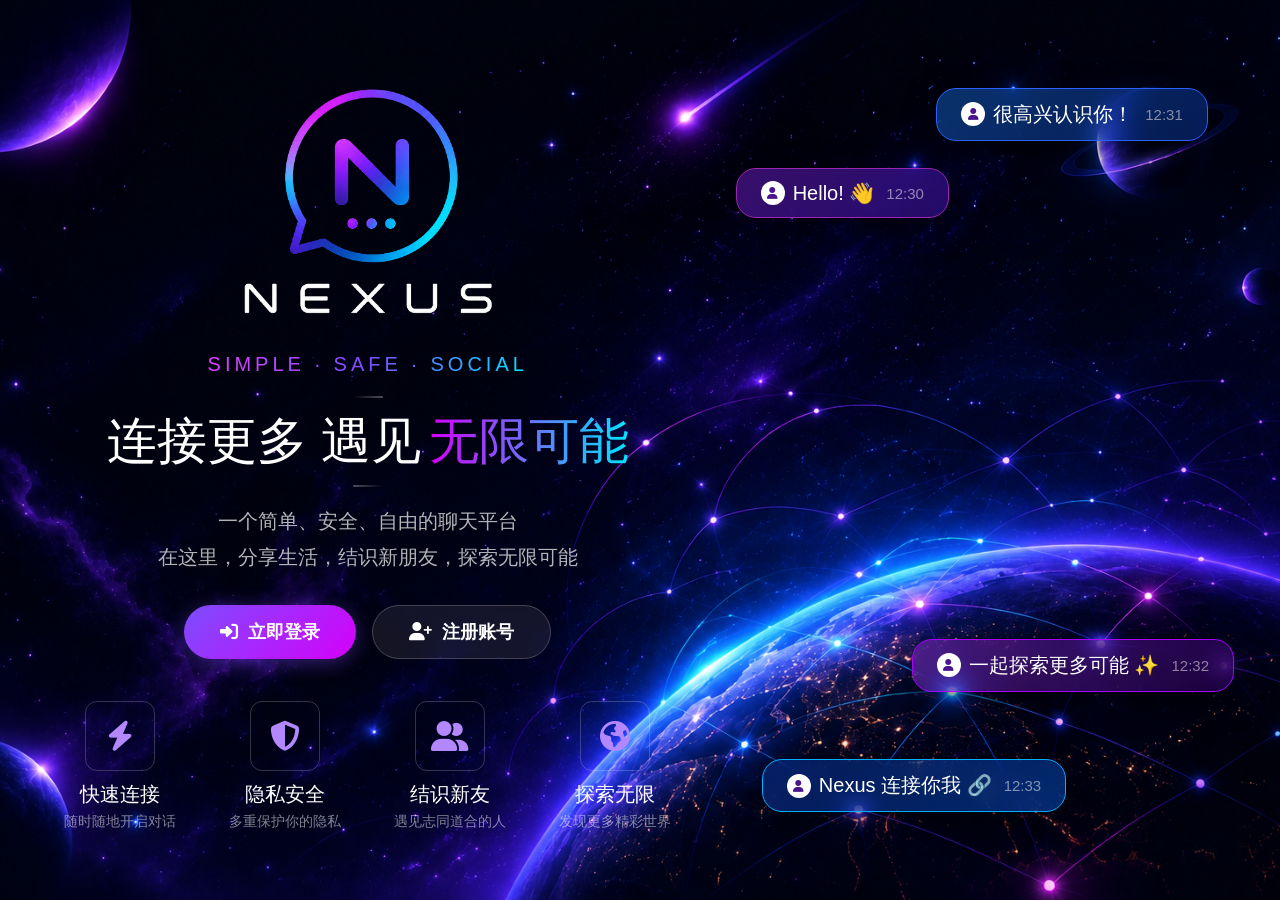
<file: index.html>
<!DOCTYPE html>
<html lang="zh-CN">
<head>
    <meta charset="UTF-8">
    <meta name="viewport" content="width=device-width, initial-scale=1.0, maximum-scale=1.0, user-scalable=yes">
    <title>NEXUS - 连接无限可能</title>
    <link rel="stylesheet" href="https://cdnjs.cloudflare.com/ajax/libs/font-awesome/6.4.0/css/all.min.css">
    <style>
        * {
            margin: 0;
            padding: 0;
            box-sizing: border-box;
            font-family: 'Segoe UI', Tahoma, Geneva, Verdana, sans-serif;
        }

        body {
            background: url('background.png') no-repeat center center / cover;
            background-color: #0b0719;
            color: #ffffff;
            min-height: 100vh;
            display: flex;
            justify-content: center;
            align-items: center;
            padding: 16px;
        }

        /* 动画 */
        @keyframes fadeInUp {
            0% { opacity: 0; transform: translateY(30px); }
            100% { opacity: 1; transform: translateY(0); }
        }
        @keyframes breathe {
            0%, 100% { transform: scale(1); }
            50% { transform: scale(1.03); }
        }

        .container {
            display: flex;
            flex-wrap: wrap;
            width: 100%;
            max-width: 1400px;
            padding: 20px 30px;
            gap: 20px;
            z-index: 10;
        }

        /* 左侧区域 */
        .left-section {
            flex: 1 1 50%;
            min-width: 280px;
            display: flex;
            flex-direction: column;
            align-items: center;
            text-align: center;
            padding: 10px 0;
        }

        .logo-wrapper {
            width: clamp(150px, 30vw, 280px);
            height: clamp(150px, 30vw, 280px);
            margin-bottom: 16px;
            opacity: 0;
            animation: fadeInUp 0.8s cubic-bezier(0.2, 0.8, 0.2, 1) forwards;
        }
        .logo-wrapper img {
            width: 100%;
            height: 100%;
            object-fit: contain;
        }

        .brand-title {
            font-size: clamp(28px, 5vw, 48px);
            font-weight: 500;
            letter-spacing: 0.1em;
            color: #ffffff;
            text-shadow: 0 0 15px rgba(255, 255, 255, 0.1);
            margin-bottom: 6px;
        }

        .brand-subtitle {
            font-size: clamp(12px, 1.8vw, 20px);
            font-weight: 400;
            letter-spacing: 0.2em;
            background: linear-gradient(90deg, #e040fb, #7c4dff, #00e5ff);
            -webkit-background-clip: text;
            -webkit-text-fill-color: transparent;
            margin-bottom: 20px;
            opacity: 0;
            animation: fadeInUp 0.8s cubic-bezier(0.2, 0.8, 0.2, 1) 0.2s forwards;
        }

        .main-slogan {
            font-size: clamp(24px, 4vw, 50px);
            font-weight: 500;
            display: flex;
            align-items: center;
            justify-content: center;
            gap: 10px;
            margin-bottom: 16px;
            flex-wrap: wrap;
            opacity: 0;
            animation: fadeInUp 0.8s cubic-bezier(0.2, 0.8, 0.2, 1) 0.4s forwards;
        }
        .main-slogan span {
            display: inline-flex;
            align-items: center;
            gap: 8px;
            flex-wrap: wrap;
            justify-content: center;
        }

        .main-slogan::before,
        .main-slogan::after {
            content: "";
            flex: 0 0 30px;
            height: 2px;
            border-radius: 2px;
        }
        .main-slogan::before {
            background: linear-gradient(90deg, transparent, rgba(255,255,255,0.3));
        }
        .main-slogan::after {
            background: linear-gradient(270deg, transparent, rgba(255,255,255,0.3));
        }

        .highlight-text {
            background: linear-gradient(90deg, #d500f9, #00e5ff);
            -webkit-background-clip: text;
            -webkit-text-fill-color: transparent;
            background-clip: text;
            display: inline-block;
        }

        .desc-text {
            font-size: clamp(16px, 2vw, 20px);
            color: rgba(255,255,255,0.7);
            line-height: 1.8;
            max-width: 500px;
            margin-bottom: 30px;
            opacity: 0;
            animation: fadeInUp 0.8s cubic-bezier(0.2, 0.8, 0.2, 1) 0.6s forwards;
        }

        /* 特性网格 */
        .features-grid {
            display: grid;
            grid-template-columns: repeat(4, 1fr);
            gap: 16px;
            width: 100%;
            max-width: 700px;
        }

        .feature-card {
            display: flex;
            flex-direction: column;
            align-items: center;
            text-align: center;
            padding: 12px 8px;
            opacity: 0;
            animation: fadeInUp 0.8s cubic-bezier(0.2, 0.8, 0.2, 1) forwards;
        }
        .feature-card:nth-child(1) { animation-delay: 0.8s; }
        .feature-card:nth-child(2) { animation-delay: 0.9s; }
        .feature-card:nth-child(3) { animation-delay: 1.0s; }
        .feature-card:nth-child(4) { animation-delay: 1.1s; }

        .feature-icon {
            width: clamp(50px, 8vw, 70px);
            height: clamp(50px, 8vw, 70px);
            border: 1px solid rgba(255,255,255,0.2);
            border-radius: 12px;
            display: flex;
            justify-content: center;
            align-items: center;
            color: #b388ff;
            margin-bottom: 10px;
            font-size: clamp(22px, 3.5vw, 30px);
            transition: 0.3s;
        }
        .feature-card:hover .feature-icon {
            background: rgba(255, 255, 255, 0.05);
            border-color: #b388ff;
            box-shadow: 0 0 15px rgba(179, 136, 255, 0.2);
        }

        .feature-title {
            font-size: clamp(16px, 2.2vw, 20px);
            font-weight: 500;
            margin-bottom: 4px;
        }
        .feature-desc {
            font-size: clamp(12px, 1.4vw, 14px);
            color: rgba(255,255,255,0.5);
            line-height: 1.3;
        }

        /* 右侧气泡 */
        .right-section {
            flex: 1 1 40%;
            min-width: 200px;
            position: relative;
            display: flex;
            justify-content: center;
            align-items: center;
            min-height: 300px;
        }

        .chat-bubble {
            position: absolute;
            padding: 12px 24px;
            border-radius: 20px;
            background: rgba(50, 20, 100, 0.4);
            backdrop-filter: blur(10px);
            border: 1px solid rgba(255,255,255,0.1);
            box-shadow: 0 10px 30px rgba(0,0,0,0.5);
            display: flex;
            align-items: center;
            gap: 8px;
            animation: breathe 4s ease-in-out infinite;
            white-space: nowrap;
        }

        .bubble-avatar {
            width: 24px;
            height: 24px;
            border-radius: 50%;
            background: #ffffff;
            display: flex;
            justify-content: center;
            align-items: center;
            color: #4a148c;
            font-size: 12px;
            flex-shrink: 0;
        }

        .bubble-text {
            font-size: clamp(14px, 1.8vw, 20px);
            color: #ffffff;
        }
        .bubble-time {
            font-size: clamp(11px, 1.3vw, 15px);
            color: rgba(255,255,255,0.5);
            margin-left: 4px;
        }

        /* 气泡位置 */
        .b1 {
            opacity: 0;
            top: 15%;
            left: 5%;
            background: linear-gradient(135deg, rgba(110, 30, 200, 0.5), rgba(70, 20, 180, 0.5));
            border-color: #9c27b0;
            animation: fadeInUp 0.8s cubic-bezier(0.2, 0.8, 0.2, 1) 0s forwards,
                       breathe 4s ease-in-out 0.9s infinite;
        }
        .b2 {
            opacity: 0;
            top: 5%;
            right: 5%;
            background: linear-gradient(135deg, rgba(20, 100, 200, 0.5), rgba(10, 50, 150, 0.5));
            border-color: #2962ff;
            animation: fadeInUp 0.8s cubic-bezier(0.2, 0.8, 0.2, 1) 0.2s forwards,
                       breathe 4s ease-in-out 1.1s infinite;
        }
        .b3 {
            opacity: 0;
            bottom: 20%;
            right: 0%;
            background: linear-gradient(135deg, rgba(130, 40, 200, 0.5), rgba(50, 0, 100, 0.5));
            border-color: #aa00ff;
            animation: fadeInUp 0.8s cubic-bezier(0.2, 0.8, 0.2, 1) 0.4s forwards,
                       breathe 4s ease-in-out 1.3s infinite;
        }
        .b4 {
            opacity: 0;
            bottom: 5%;
            left: 10%;
            background: linear-gradient(135deg, rgba(10, 50, 150, 0.5), rgba(0, 80, 200, 0.5));
            border-color: #00b0ff;
            animation: fadeInUp 0.8s cubic-bezier(0.2, 0.8, 0.2, 1) 0.6s forwards,
                       breathe 4s ease-in-out 1.5s infinite;
        }

        /* ===== 移动端适配 ===== */
        @media (max-width: 768px) {
            body {
                padding: 12px;
                align-items: flex-start;
                padding-top: 20px;
            }

            .container {
                flex-direction: column;
                padding: 10px 12px;
                gap: 10px;
            }

            .left-section {
                flex: 1 1 auto;
                min-width: unset;
                padding-top: 0;
                margin-bottom: 20px;
            }

            .logo-wrapper {
                width: 120px;
                height: 120px;
                margin-bottom: 8px;
            }

            .brand-subtitle {
                font-size: 11px;
                letter-spacing: 0.15em;
                margin-bottom: 12px;
            }

            .main-slogan {
                font-size: 20px;
                gap: 6px;
                margin-bottom: 10px;
            }
            .main-slogan::before,
            .main-slogan::after {
                flex: 0 0 16px;
            }

            .desc-text {
                font-size: 14px;
                max-width: 100%;
                margin-bottom: 20px;
                line-height: 1.6;
            }

            .features-grid {
                grid-template-columns: repeat(2, 1fr);
                gap: 12px;
                max-width: 100%;
            }

            .feature-card {
                padding: 8px 4px;
            }
            .feature-icon {
                width: 48px;
                height: 48px;
                font-size: 20px;
                border-radius: 10px;
                margin-bottom: 6px;
            }
            .feature-title {
                font-size: 14px;
            }
            .feature-desc {
                font-size: 11px;
            }

            /* 右侧气泡 - 移动端缩小并重新布局 */
            .right-section {
                flex: 1 1 auto;
                min-height: 200px;
                min-width: unset;
                height: 220px;
                margin-top: -10px;
            }

            .chat-bubble {
                padding: 8px 14px;
                border-radius: 14px;
                gap: 6px;
                backdrop-filter: blur(6px);
                white-space: nowrap;
            }

            .bubble-avatar {
                width: 20px;
                height: 20px;
                font-size: 10px;
            }
            .bubble-text {
                font-size: 12px;
            }
            .bubble-time {
                font-size: 10px;
            }

            /* 移动端气泡位置调整，更紧凑 */
            .b1 { top: 5%; left: 0%; }
            .b2 { top: 0%; right: 0%; }
            .b3 { bottom: 15%; right: -5%; }
            .b4 { bottom: 0%; left: 5%; }
        }

        /* 小屏手机（< 400px） */
        @media (max-width: 400px) {
            .logo-wrapper {
                width: 90px;
                height: 90px;
            }
            .main-slogan {
                font-size: 17px;
            }
            .desc-text {
                font-size: 13px;
            }
            .feature-icon {
                width: 40px;
                height: 40px;
                font-size: 17px;
            }
            .feature-title {
                font-size: 13px;
            }
            .feature-desc {
                font-size: 10px;
            }
            .chat-bubble {
                padding: 6px 10px;
            }
            .bubble-text {
                font-size: 11px;
            }
            .right-section {
                min-height: 160px;
                height: 170px;
            }
        }

        /* 平板适配 */
        @media (min-width: 769px) and (max-width: 1024px) {
            .container {
                padding: 20px 24px;
                gap: 16px;
            }
            .logo-wrapper {
                width: 200px;
                height: 200px;
            }
            .main-slogan {
                font-size: 32px;
            }
            .features-grid {
                gap: 14px;
            }
            .right-section {
                min-height: 260px;
            }
            .chat-bubble {
                padding: 10px 18px;
            }
            .bubble-text {
                font-size: 16px;
            }
        }
        /* 按钮样式 */
        .action-buttons {
            display: flex;
            gap: 16px;
            margin-bottom: 30px;
            flex-wrap: wrap;
            justify-content: center;
        }

        .btn {
            display: inline-flex;
            align-items: center;
            gap: 10px;
            padding: 14px 36px;
            border-radius: 50px;
            font-size: 18px;
            font-weight: 600;
            text-decoration: none;
            transition: all 0.3s ease;
            cursor: pointer;
            border: none;
        }

        .btn-primary {
            background: linear-gradient(135deg, #7c4dff, #d500f9);
            color: #ffffff;
            box-shadow: 0 4px 20px rgba(124, 77, 255, 0.4);
        }
        .btn-primary:hover {
            transform: translateY(-2px);
            box-shadow: 0 8px 30px rgba(124, 77, 255, 0.5);
        }

        .btn-secondary {
            background: rgba(255, 255, 255, 0.08);
            color: #ffffff;
            border: 1px solid rgba(255, 255, 255, 0.2);
            backdrop-filter: blur(10px);
        }
        .btn-secondary:hover {
            background: rgba(255, 255, 255, 0.15);
            transform: translateY(-2px);
        }

        /* 移动端按钮适配 */
        @media (max-width: 768px) {
            .btn {
                padding: 12px 28px;
                font-size: 16px;
                gap: 8px;
            }
            .action-buttons {
                gap: 12px;
                margin-bottom: 20px;
            }
        }
        @media (max-width: 400px) {
            .btn {
                padding: 10px 20px;
                font-size: 14px;
            }
            .action-buttons {
                flex-direction: column;
                align-items: center;
                width: 100%;
            }
            .action-buttons .btn {
                width: 100%;
                justify-content: center;
            }
        }
    </style>
</head>
<body>

    <div class="container">

        <div class="left-section">
            <div class="logo-wrapper">
                <img src="logo-intro.png" alt="Nexus Logo" draggable="false">
            </div>
            <p class="brand-subtitle">SIMPLE · SAFE · SOCIAL</p>

            <div class="main-slogan">
                <span>连接更多 遇见<span class="highlight-text">无限可能</span></span>
            </div>

            <p class="desc-text">
                一个简单、安全、自由的聊天平台<br>
                在这里，分享生活，结识新朋友，探索无限可能
            </p>
            <!-- 按钮组 -->
            <div class="action-buttons" style="display:flex; gap:16px; margin-bottom:30px; flex-wrap:wrap; justify-content:center; opacity:0; animation:fadeInUp 0.8s cubic-bezier(0.2,0.8,0.2,1) 0.7s forwards;">
                <a href="/login" class="btn btn-primary">
                    <i class="fas fa-sign-in-alt"></i> 立即登录
                </a>
                <a href="/signup" class="btn btn-secondary">
                    <i class="fas fa-user-plus"></i> 注册账号
                </a>
            </div>

            <div class="features-grid">
                <div class="feature-card">
                    <div class="feature-icon"><i class="fas fa-bolt"></i></div>
                    <div class="feature-title">快速连接</div>
                    <div class="feature-desc">随时随地开启对话</div>
                </div>
                <div class="feature-card">
                    <div class="feature-icon"><i class="fas fa-shield-alt"></i></div>
                    <div class="feature-title">隐私安全</div>
                    <div class="feature-desc">多重保护你的隐私</div>
                </div>
                <div class="feature-card">
                    <div class="feature-icon"><i class="fas fa-user-friends"></i></div>
                    <div class="feature-title">结识新友</div>
                    <div class="feature-desc">遇见志同道合的人</div>
                </div>
                <div class="feature-card">
                    <div class="feature-icon"><i class="fas fa-globe-americas"></i></div>
                    <div class="feature-title">探索无限</div>
                    <div class="feature-desc">发现更多精彩世界</div>
                </div>
            </div>
        </div>

        <div class="right-section">
            <div class="chat-bubble b1">
                <div class="bubble-avatar"><i class="fas fa-user"></i></div>
                <span class="bubble-text">Hello! 👋</span>
                <span class="bubble-time">12:30</span>
            </div>
            <div class="chat-bubble b2">
                <div class="bubble-avatar"><i class="fas fa-user"></i></div>
                <span class="bubble-text">很高兴认识你！</span>
                <span class="bubble-time">12:31</span>
            </div>
            <div class="chat-bubble b3">
                <div class="bubble-avatar"><i class="fas fa-user"></i></div>
                <span class="bubble-text">一起探索更多可能 ✨</span>
                <span class="bubble-time">12:32</span>
            </div>
            <div class="chat-bubble b4">
                <div class="bubble-avatar"><i class="fas fa-user"></i></div>
                <span class="bubble-text">Nexus 连接你我 🔗</span>
                <span class="bubble-time">12:33</span>
            </div>
        </div>

    </div>

</body>
</html>
</file>
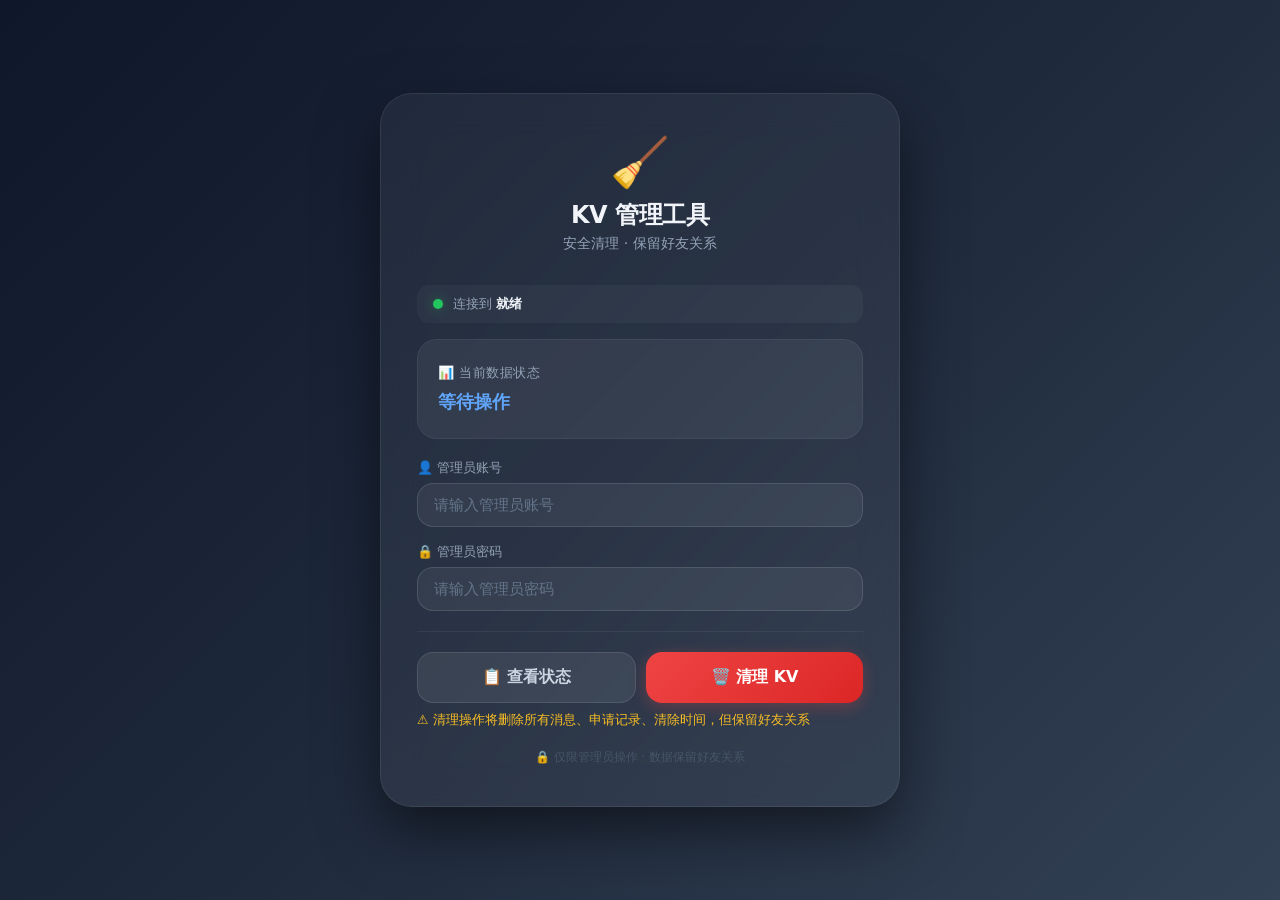
<file: clear-kv/index.html>
<!DOCTYPE html>
<html lang="zh-CN">
<head>
    <meta charset="UTF-8" />
    <meta name="viewport" content="width=device-width, initial-scale=1.0, maximum-scale=1.0, user-scalable=yes" />
    <title>KV 管理 · 清理工具</title>
    <style>
        * {
            margin: 0;
            padding: 0;
            box-sizing: border-box;
            font-family: system-ui, -apple-system, 'Segoe UI', Roboto, Helvetica, Arial, sans-serif;
        }
        body {
            min-height: 100vh;
            background: linear-gradient(135deg, #0f172a 0%, #1e293b 50%, #334155 100%);
            display: flex;
            justify-content: center;
            align-items: center;
            padding: 20px;
        }
        .container {
            background: rgba(255,255,255,0.05);
            backdrop-filter: blur(20px);
            border-radius: 32px;
            padding: 40px 36px;
            max-width: 520px;
            width: 100%;
            box-shadow: 0 25px 60px rgba(0,0,0,0.5);
            border: 1px solid rgba(255,255,255,0.08);
        }
        .logo {
            text-align: center;
            margin-bottom: 32px;
        }
        .logo .icon {
            font-size: 48px;
            display: block;
            margin-bottom: 8px;
        }
        .logo h1 {
            color: #f1f5f9;
            font-size: 24px;
            font-weight: 700;
            letter-spacing: -0.5px;
        }
        .logo p {
            color: #94a3b8;
            font-size: 14px;
            margin-top: 4px;
        }

        .card {
            background: rgba(255,255,255,0.06);
            border-radius: 20px;
            padding: 24px 20px;
            margin-bottom: 20px;
            border: 1px solid rgba(255,255,255,0.06);
        }
        .card .label {
            color: #94a3b8;
            font-size: 13px;
            font-weight: 500;
            text-transform: uppercase;
            letter-spacing: 0.5px;
            margin-bottom: 8px;
        }
        .card .value {
            color: #f1f5f9;
            font-size: 18px;
            font-weight: 600;
        }
        .card .value .highlight {
            color: #60a5fa;
        }
        .card .value .danger {
            color: #f87171;
        }
        .card .value .success {
            color: #34d399;
        }

        .input-group {
            margin-bottom: 16px;
        }
        .input-group label {
            display: block;
            color: #94a3b8;
            font-size: 13px;
            font-weight: 500;
            margin-bottom: 6px;
        }
        .input-group input {
            width: 100%;
            padding: 12px 16px;
            border-radius: 16px;
            border: 1px solid rgba(255,255,255,0.12);
            background: rgba(255,255,255,0.06);
            color: #f1f5f9;
            font-size: 15px;
            transition: 0.2s;
            outline: none;
        }
        .input-group input:focus {
            border-color: #60a5fa;
            background: rgba(255,255,255,0.1);
            box-shadow: 0 0 0 3px rgba(96,165,250,0.15);
        }
        .input-group input::placeholder {
            color: #64748b;
        }

        .btn {
            width: 100%;
            padding: 14px 20px;
            border: none;
            border-radius: 16px;
            font-size: 16px;
            font-weight: 600;
            cursor: pointer;
            transition: 0.2s;
            display: flex;
            align-items: center;
            justify-content: center;
            gap: 8px;
        }
        .btn:active {
            transform: scale(0.97);
        }
        .btn-primary {
            background: linear-gradient(135deg, #3b82f6, #2563eb);
            color: white;
            box-shadow: 0 4px 16px rgba(59,130,246,0.3);
        }
        .btn-primary:hover {
            box-shadow: 0 6px 24px rgba(59,130,246,0.4);
            transform: translateY(-1px);
        }
        .btn-primary:disabled {
            opacity: 0.5;
            cursor: not-allowed;
            transform: none;
        }

        .btn-danger {
            background: linear-gradient(135deg, #ef4444, #dc2626);
            color: white;
            box-shadow: 0 4px 16px rgba(239,68,68,0.3);
        }
        .btn-danger:hover {
            box-shadow: 0 6px 24px rgba(239,68,68,0.4);
            transform: translateY(-1px);
        }
        .btn-danger:disabled {
            opacity: 0.5;
            cursor: not-allowed;
            transform: none;
        }

        .btn-success {
            background: linear-gradient(135deg, #22c55e, #16a34a);
            color: white;
            box-shadow: 0 4px 16px rgba(34,197,94,0.3);
        }
        .btn-success:hover {
            box-shadow: 0 6px 24px rgba(34,197,94,0.4);
            transform: translateY(-1px);
        }

        .btn-secondary {
            background: rgba(255,255,255,0.08);
            color: #cbd5e1;
            border: 1px solid rgba(255,255,255,0.1);
        }
        .btn-secondary:hover {
            background: rgba(255,255,255,0.14);
        }

        .btn-group {
            display: flex;
            gap: 10px;
            margin-top: 8px;
        }
        .btn-group .btn {
            flex: 1;
        }

        .result-box {
            margin-top: 16px;
            padding: 16px 18px;
            border-radius: 16px;
            font-size: 14px;
            line-height: 1.6;
            display: none;
            font-family: 'SF Mono', 'Cascadia Code', monospace;
            white-space: pre-wrap;
            word-break: break-all;
        }
        .result-box.success {
            display: block;
            background: rgba(34,197,94,0.1);
            border: 1px solid rgba(34,197,94,0.2);
            color: #86efac;
        }
        .result-box.error {
            display: block;
            background: rgba(239,68,68,0.1);
            border: 1px solid rgba(239,68,68,0.2);
            color: #fca5a5;
        }
        .result-box.info {
            display: block;
            background: rgba(96,165,250,0.08);
            border: 1px solid rgba(96,165,250,0.15);
            color: #93c5fd;
        }

        .status-indicator {
            display: flex;
            align-items: center;
            gap: 10px;
            padding: 10px 16px;
            border-radius: 12px;
            background: rgba(255,255,255,0.04);
            margin-bottom: 16px;
        }
        .status-indicator .dot {
            width: 10px;
            height: 10px;
            border-radius: 50%;
            flex-shrink: 0;
        }
        .status-indicator .dot.online {
            background: #22c55e;
            box-shadow: 0 0 12px rgba(34,197,94,0.4);
        }
        .status-indicator .dot.offline {
            background: #64748b;
        }
        .status-indicator .status-text {
            color: #94a3b8;
            font-size: 13px;
        }
        .status-indicator .status-text strong {
            color: #f1f5f9;
        }

        .divider {
            height: 1px;
            background: rgba(255,255,255,0.06);
            margin: 20px 0;
        }

        .footer {
            text-align: center;
            margin-top: 20px;
            color: #475569;
            font-size: 12px;
        }
        .footer a {
            color: #64748b;
            text-decoration: none;
        }
        .footer a:hover {
            color: #94a3b8;
            text-decoration: underline;
        }

        .warning-text {
            color: #fbbf24;
            font-size: 13px;
            margin-top: 8px;
        }

        /* 响应式 */
        @media (max-width: 480px) {
            .container {
                padding: 24px 18px;
            }
            .btn-group {
                flex-direction: column;
            }
            .logo h1 {
                font-size: 20px;
            }
        }
    </style>
</head>
<body>

<div class="container">
    <!-- 头部 -->
    <div class="logo">
        <span class="icon">🧹</span>
        <h1>KV 管理工具</h1>
        <p>安全清理 · 保留好友关系</p>
    </div>

    <!-- 状态指示 -->
    <div class="status-indicator">
        <span class="dot online" id="statusDot"></span>
        <span class="status-text" id="statusText">连接到 <strong id="workerStatus">检测中...</strong></span>
    </div>

    <!-- 当前状态卡 -->
    <div class="card">
        <div class="label">📊 当前数据状态</div>
        <div class="value" id="dataStatus">
            <span class="highlight">●</span> 点击下方按钮查看
        </div>
    </div>

    <!-- 认证输入 -->
    <div class="input-group">
        <label>👤 管理员账号</label>
        <input type="text" id="adminUser" placeholder="请输入管理员账号" />
    </div>
    <div class="input-group">
        <label>🔒 管理员密码</label>
        <input type="password" id="adminPass" placeholder="请输入管理员密码" />
    </div>

    <div class="divider"></div>

    <!-- 操作按钮 -->
    <div class="btn-group">
        <button class="btn btn-secondary" id="checkBtn">📋 查看状态</button>
        <button class="btn btn-danger" id="clearBtn">🗑️ 清理 KV</button>
    </div>

    <div class="warning-text" id="warningText">
        ⚠️ 清理操作将删除所有消息、申请记录、清除时间，但保留好友关系
    </div>

    <!-- 结果显示 -->
    <div class="result-box" id="resultBox"></div>

    <!-- 页脚 -->
    <div class="footer">
        <span>🔒 仅限管理员操作 · 数据保留好友关系</span>
    </div>
</div>

<script>
    (function() {
        // ============================================================
        // 🔧 修改为您的 Worker 地址
        // ============================================================
        const WORKER_URL = 'https://admin.mynexus.dpdns.org';
        // ============================================================

        // DOM 元素
        const adminUser = document.getElementById('adminUser');
        const adminPass = document.getElementById('adminPass');
        const checkBtn = document.getElementById('checkBtn');
        const clearBtn = document.getElementById('clearBtn');
        const resultBox = document.getElementById('resultBox');
        const dataStatus = document.getElementById('dataStatus');
        const workerStatus = document.getElementById('workerStatus');
        const statusDot = document.getElementById('statusDot');
        const warningText = document.getElementById('warningText');

        // ---- 工具 ----
        function showResult(message, type = 'info') {
            resultBox.className = 'result-box ' + type;
            resultBox.textContent = message;
            resultBox.style.display = 'block';
        }

        function clearResult() {
            resultBox.style.display = 'none';
            resultBox.className = 'result-box';
            resultBox.textContent = '';
        }

        function setStatus(text, online = true) {
            workerStatus.textContent = text;
            statusDot.className = 'dot ' + (online ? 'online' : 'offline');
        }

        function setDataStatus(text, type = 'normal') {
            const colors = {
                normal: 'highlight',
                warning: 'danger',
                success: 'success'
            };
            const cls = colors[type] || 'highlight';
            dataStatus.innerHTML = `<span class="${cls}">${text}</span>`;
        }

        // ---- API 调用 ----
        async function callAdmin(endpoint, data = null) {
            const url = `${WORKER_URL}${endpoint}`;
            const options = {
                method: 'POST',
                headers: { 'Content-Type': 'application/json' },
                body: JSON.stringify({
                    username: adminUser.value.trim(),
                    password: adminPass.value.trim()
                })
            };
            const resp = await fetch(url, options);
            const result = await resp.json();
            if (!resp.ok) {
                throw new Error(result.error || '请求失败');
            }
            return result;
        }

        // ---- 检查状态 ----
        async function checkStatus() {
            clearResult();
            if (!adminUser.value.trim() || !adminPass.value.trim()) {
                showResult('⚠️ 请输入管理员账号和密码', 'error');
                return;
            }

            setStatus('验证中...', true);
            checkBtn.disabled = true;
            checkBtn.textContent = '⏳ 验证中...';

            try {
                // 先测试登录是否正常
                const result = await callAdmin('/admin/clear-kv', { username: adminUser.value.trim(), password: adminPass.value.trim() });
                // 如果成功，显示当前状态
                setDataStatus('✅ 服务正常，可执行清理', 'success');
                showResult(
                    `✅ 验证成功！\n` +
                    `📊 当前状态：可以执行清理操作\n` +
                    `📌 好友关系将被保留\n` +
                    `🗑️ 将清除：消息、申请记录、清除时间、活跃状态\n` +
                    `🔄 保留：好友列表\n`,
                    'success'
                );
                setStatus('已认证 ✓', true);
            } catch (e) {
                setDataStatus('❌ 认证失败', 'warning');
                showResult('❌ 认证失败：' + e.message, 'error');
                setStatus('认证失败', false);
            } finally {
                checkBtn.disabled = false;
                checkBtn.textContent = '📋 查看状态';
            }
        }

        // ---- 清理 KV ----
        async function clearKV() {
            clearResult();
            if (!adminUser.value.trim() || !adminPass.value.trim()) {
                showResult('⚠️ 请输入管理员账号和密码', 'error');
                return;
            }

            // 二次确认
            if (!confirm('⚠️ 确定要清理 KV 数据吗？\n\n此操作将删除：\n• 所有聊天消息\n• 好友申请记录\n• 清除时间记录\n• 活跃状态记录\n\n但会保留好友关系。\n\n此操作不可撤销！')) {
                showResult('已取消操作', 'info');
                return;
            }

            setStatus('清理中...', true);
            clearBtn.disabled = true;
            clearBtn.textContent = '⏳ 清理中...';

            try {
                const result = await callAdmin('/admin/clear-kv', {
                    username: adminUser.value.trim(),
                    password: adminPass.value.trim()
                });

                if (result.success) {
                    setDataStatus('✅ 清理完成', 'success');
                    const msg = `✅ KV 清理成功！\n` +
                        `📊 已删除消息：${result.deleted?.messages || '?'} 条记录\n` +
                        `📋 好友关系已保留\n` +
                        `🕐 可重新登录使用\n`;
                    showResult(msg, 'success');
                    setStatus('清理完成 ✓', true);
                } else {
                    setDataStatus('❌ 清理失败', 'warning');
                    showResult('❌ 清理失败：' + (result.error || result.message || '未知错误'), 'error');
                }
            } catch (e) {
                setDataStatus('❌ 清理异常', 'warning');
                showResult('❌ 清理异常：' + e.message, 'error');
                setStatus('清理失败', false);
            } finally {
                clearBtn.disabled = false;
                clearBtn.textContent = '🗑️ 清理 KV';
            }
        }

        // ---- 键盘事件 ----
        adminPass.addEventListener('keydown', (e) => {
            if (e.key === 'Enter') {
                e.preventDefault();
                checkStatus();
            }
        });

        // ---- 初始化 ----
        setStatus('就绪', true);
        setDataStatus('等待操作', 'normal');

        // 绑定事件
        checkBtn.addEventListener('click', checkStatus);
        clearBtn.addEventListener('click', clearKV);

        // 自动填充密码提示
        if (!adminPass.value) {
            adminPass.placeholder = '请输入管理员密码';
        }

        console.log('🧹 KV 管理工具已加载');
        console.log(`📍 Worker 地址: ${WORKER_URL}`);
    })();
</script>
</body>
</html>
</file>
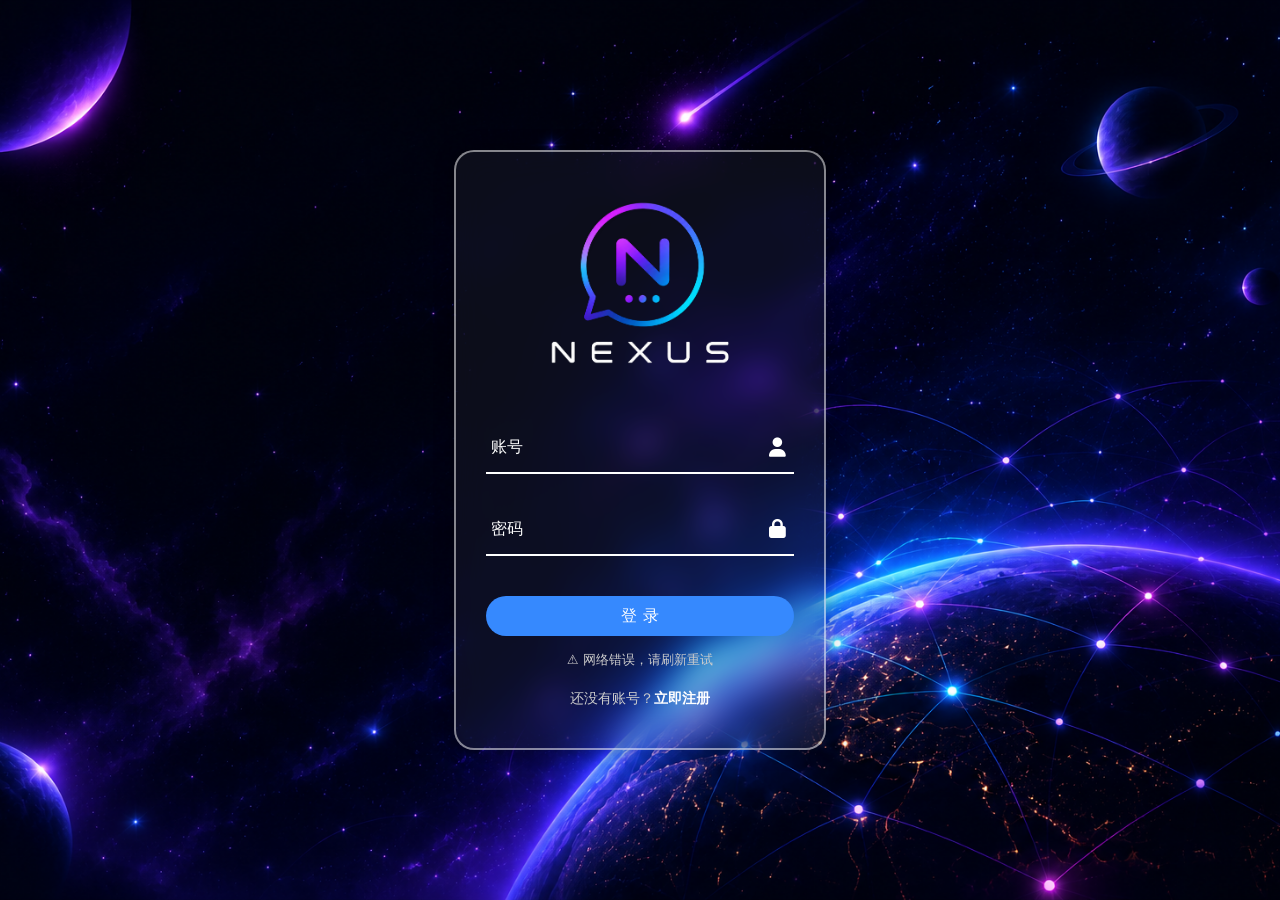
<file: login/index.html>
<!DOCTYPE html>
<html lang="zh-CN">
<head>
    <meta charset="UTF-8" />
    <meta name="viewport" content="width=device-width, initial-scale=1.0, maximum-scale=1.0, user-scalable=yes" />
    <link rel="stylesheet" href="https://cdnjs.cloudflare.com/ajax/libs/font-awesome/6.5.1/css/all.min.css" />
    <link rel="stylesheet" href="styles.css">
    <link rel="icon" type="image/svg+xml" href="../logo-only.png">
    <title>Nexus · Chat Everywhere</title>
</head>
<body>

<div id="app">
    <!-- 登录界面 -->
    <div id="loginPage">
        <div class="login-card" style="margin: 0 auto;">
            <form id="loginForm" autocomplete="off">
                <img src="../logo.png" alt="Nexus Logo" width="200" height="200" style="display:block; margin:0 auto 5px;" draggable="false"/>
                <div class="input-box">
                    <i class="fas fa-user icon"></i>
                    <input type="text" id="usernameInput" required />
                    <label>账号</label>
                </div>
                <div class="input-box">
                    <i class="fas fa-lock icon"></i>
                    <input type="password" id="passwordInput" required readonly onfocus="this.removeAttribute('readonly');" />
                    <label>密码</label>
                </div>
                <button type="submit" class="btn" id="loginBtn">登 录</button>
                <div id="loginError" class="error-msg hidden"></div>
                <div id="kvError" class="error-msg hidden"></div>
                <div class="account-info" id="accountInfo">欢迎使用 Nexus</div>
                <div class="signup-link">还没有账号？<a href="/signup">立即注册</a></div>
            </form>
        </div>
    </div>

    <!-- 自定义确认对话框 -->
    <div id="customConfirm" style="display:none; position:fixed; top:0; left:0; width:100%; height:100%; background:rgba(0,0,0,0.5); z-index:99999; justify-content:center; align-items:center;">
        <div style="background:white; max-width:400px; width:90%; padding:24px 20px 20px; border-radius:16px; box-shadow:0 10px 40px rgba(0,0,0,0.3); text-align:center;">
            <div style="font-size:18px; font-weight:600; margin-bottom:8px;" id="confirmTitle">提示</div>
            <div style="font-size:15px; color:#555; margin-bottom:20px;" id="confirmMessage">确定执行此操作吗？</div>
            <div style="display:flex; gap:12px; justify-content:center;">
                <button id="confirmCancel" style="flex:1; padding:10px; border:1px solid #ccc; border-radius:30px; background:white; font-size:16px; cursor:pointer;">取消</button>
                <button id="confirmOk" style="flex:1; padding:10px; border:none; border-radius:30px; background:#3b82f6; color:white; font-size:16px; cursor:pointer;">确定</button>
            </div>
        </div>
    </div>

    <!-- 添加好友模态框 -->
    <div class="modal-overlay" id="addFriendModal">
        <div class="modal-box">
            <h3>添加好友</h3>
            <input type="text" id="friendSearchInput" placeholder="输入对方账号名" />
            <div class="btn-row">
                <button class="btn-secondary" id="closeAddFriendBtn">取消</button>
                <button class="btn-primary" id="searchFriendBtn">搜索</button>
            </div>
            <div id="searchResult" style="margin-top:12px; display:none;"></div>
        </div>
    </div>

    <!-- 好友申请列表模态框 -->
    <div class="modal-overlay" id="requestModal">
        <div class="modal-box">
            <h3>好友申请</h3>
            <div id="requestList"><div class="empty-state">暂无申请</div></div>
            <div class="btn-row" style="margin-top:12px;">
                <button class="btn-secondary" id="closeRequestsBtn">关闭</button>
            </div>
        </div>
    </div>

    <!-- 关于模态框 -->
    <div class="modal-overlay" id="aboutModal">
        <div class="modal-box">
            <h3>关于</h3>
            <div style="margin:12px 0; line-height:1.8;">
                <p><strong>版本：正式版 1.7.0</strong></p>
                <p>更新内容：</p>
                <ul style="padding-left:20px; color:var(--accent-color, #3689fe);">
                    <li>新增个人资料设置（昵称、个性签名、邮箱）</li>
                    <li>新增昵称系统，好友列表和聊天中显示昵称</li>
                    <li>新增“正在输入”实时状态提示</li>
                    <li>修复消息同步稳定性问题</li>
                    <li>优化暗色主题与UI细节</li>
                </ul>
                <p style="margin-top:12px; color:#94a3b8;">© 2026 Nexus</p>
            </div>
            <div class="btn-row">
                <button class="btn-secondary" id="closeAboutBtn">关闭</button>
            </div>
        </div>
    </div>
    <!-- 个人设置模态框 -->
    <div class="modal-overlay" id="profileModal">
        <div class="modal-box" style="max-width:450px;">
            <h3>个人设置</h3>
            <form id="profileForm" style="margin-top:16px;">
                <div style="margin-bottom:14px;">
                    <label style="display:block; font-size:14px; font-weight:500; color:#334155; margin-bottom:4px;">账号</label>
                    <input type="text" id="profileUsername" disabled style="background:#e9edf2; color:#94a3b8;" />
                </div>
                <div style="margin-bottom:14px;">
                    <label style="display:block; font-size:14px; font-weight:500; color:#334155; margin-bottom:4px;">昵称</label>
                    <input type="text" id="profileNickname" placeholder="输入昵称（留空则显示账号名）" maxlength="20" />
                </div>
                <div style="margin-bottom:14px;">
                    <label style="display:block; font-size:14px; font-weight:500; color:#334155; margin-bottom:4px;">个性签名</label>
                    <input type="text" id="profileBio" placeholder="写点个性签名吧" maxlength="50" />
                </div>
                <div style="margin-bottom:14px;">
                    <label style="display:block; font-size:14px; font-weight:500; color:#334155; margin-bottom:4px;">邮箱</label>
                    <input type="email" id="profileEmail" placeholder="请输入邮箱" />
                </div>
                <div class="btn-row" style="margin-top:16px;">
                    <button type="button" class="btn-secondary" id="closeProfileBtn">取消</button>
                    <button type="submit" class="btn-primary" id="saveProfileBtn">保存</button>
                </div>
                <div id="profileMessage" style="margin-top:12px; font-size:14px; text-align:center; display:none;"></div>
            </form>
        </div>
    </div>
    <!-- 主界面 -->
    <div id="mainPage">
        <div class="content-row">
            <div id="friendList">
                <div class="friend-header">
                    <span>好友</span>
                    <div style="display:flex; gap:8px; align-items:center;">
                        <button id="aboutBtnFriend" class="friend-header-btn about">关于</button>
                        <button id="addFriendBtnHeader" class="friend-header-btn add" title="添加好友">
                            <svg xmlns="http://www.w3.org/2000/svg" viewBox="0 0 24 24" width="20" height="20" fill="none" stroke="currentColor" stroke-width="2.5" stroke-linecap="round" stroke-linejoin="round">
                                <line x1="12" y1="5" x2="12" y2="19"/>
                                <line x1="5" y1="12" x2="19" y2="12"/>
                            </svg>
                        </button>
                    </div>
                </div>
                <div id="requestEntry">
                    <span>📩 好友申请</span>
                    <span class="badge" id="requestBadge">0</span>
                </div>
                <div class="list" id="friendListContainer"><div class="empty-state">加载中...</div></div>
                <div class="user-footer">
                    <span id="myUsername">用户</span>
                    <div style="display:flex; gap:8px; align-items:center;">
                        <button id="profileBtn" style="background:none; border:none; cursor:pointer; font-size:18px;" title="个人设置">⚙️</button>
                        <button class="logout-btn" id="logoutBtn">退出</button>
                    </div>
                </div>
            </div>
            <div id="chatArea">
                <!-- 原有聊天区域，保留 chat-header -->
                <div class="chat-header">
                    <button class="back-btn" id="backBtn">‹</button>
                    <span class="friend-name" id="chatFriendName">选择好友</span>
                    <div class="actions">
                        <button id="menuToggleBtn" title="更多操作">
                            <svg xmlns="http://www.w3.org/2000/svg" viewBox="0 0 24 24" width="24" height="24" fill="none" stroke="currentColor" stroke-width="2" stroke-linecap="round" stroke-linejoin="round">
                                <circle cx="12" cy="5" r="1.5"/>
                                <circle cx="12" cy="12" r="1.5"/>
                                <circle cx="12" cy="19" r="1.5"/>
                            </svg>
                        </button>
                    </div>
                    <!-- 侧栏菜单 -->
                    <div id="chatSideMenu" class="chat-side-menu">
                        <div class="side-menu-overlay" id="sideMenuOverlay"></div>
                        <div class="side-menu-content">
                            <div class="side-menu-header">
                                <span>更多操作</span>
                                <button id="sideMenuCloseBtn">✕</button>
                            </div>
                            <div class="side-menu-item" id="clearChatMenuItem">
                                <span class="icon">
                                    <svg xmlns="http://www.w3.org/2000/svg" viewBox="0 0 24 24" width="20" height="20" fill="none" stroke="currentColor" stroke-width="2" stroke-linecap="round" stroke-linejoin="round">
                                        <path d="M3 6h18"/>
                                        <path d="M8 6V4a1 1 0 0 1 1-1h6a1 1 0 0 1 1 1v2"/>
                                        <path d="M5 6l1 14a2 2 0 0 0 2 2h8a2 2 0 0 0 2-2l1-14"/>
                                        <path d="M10 11v6"/>
                                        <path d="M14 11v6"/>
                                    </svg>
                                </span>
                                <span>清除聊天记录</span>
                            </div>
                            <div class="side-menu-item danger" id="deleteFriendMenuItem">
                                <span class="icon">
                                    <svg xmlns="http://www.w3.org/2000/svg" viewBox="0 0 24 24" width="20" height="20" fill="none" stroke="currentColor" stroke-width="2" stroke-linecap="round" stroke-linejoin="round">
                                        <circle cx="12" cy="12" r="10"/>
                                        <line x1="4.93" y1="4.93" x2="19.07" y2="19.07"/>
                                    </svg>
                                </span>
                                <span>删除好友</span>
                            </div>
                        </div>
                    </div>
                </div>
                <div class="message-box" id="messageBox"><div class="empty-state">选择一位好友开始聊天</div></div>
                <div id="newMsgHint" style="display:none; position:sticky; bottom:60px; left:0; right:0; text-align:center; pointer-events:none; z-index:5;">
                    <button id="newMsgBtn" style="pointer-events:auto; background:#3b82f6; color:white; border:none; border-radius:30px; padding:8px 20px; font-size:14px; box-shadow:0 4px 12px rgba(59,130,246,0.3); cursor:pointer; transition:0.2s;">新消息 <span id="newMsgCount">0</span> 条</button>
                </div>
                <div id="emojiPanel" style="display:none; padding:8px 12px; background:white; border-top:1px solid #e9edf2; flex-wrap:wrap; gap:4px; max-height:150px; overflow-y:auto;"></div>
                <div class="input-area">
                    <input type="text" id="chatInput" placeholder="输入消息..." maxlength="200" autocomplete="off" />
                    <button class="btn-emoji" id="emojiBtn" title="选择表情">😊</button>
                    <button class="btn-send" id="sendBtn">发送</button>
                </div>
            </div>
        </div>
    </div>

    <!-- 自定义右键菜单 -->
    <div id="customMenu" style="display:none; position:fixed; background:white; border:1px solid #ccc; border-radius:8px; box-shadow:0 2px 10px rgba(0,0,0,0.2); padding:4px 0; z-index:9999; min-width:100px;">
        <div style="padding:6px 20px; cursor:pointer;" id="menuRecall">撤回</div>
    </div>
</div>
<div id="toastContainer" style="position:fixed; bottom:20px; left:50%; transform:translateX(-50%); z-index:99999; display:flex; flex-direction:column; gap:8px; align-items:center; pointer-events:none;"></div>
<script src="javascript.js"></script>
</body>
</html>
</file>
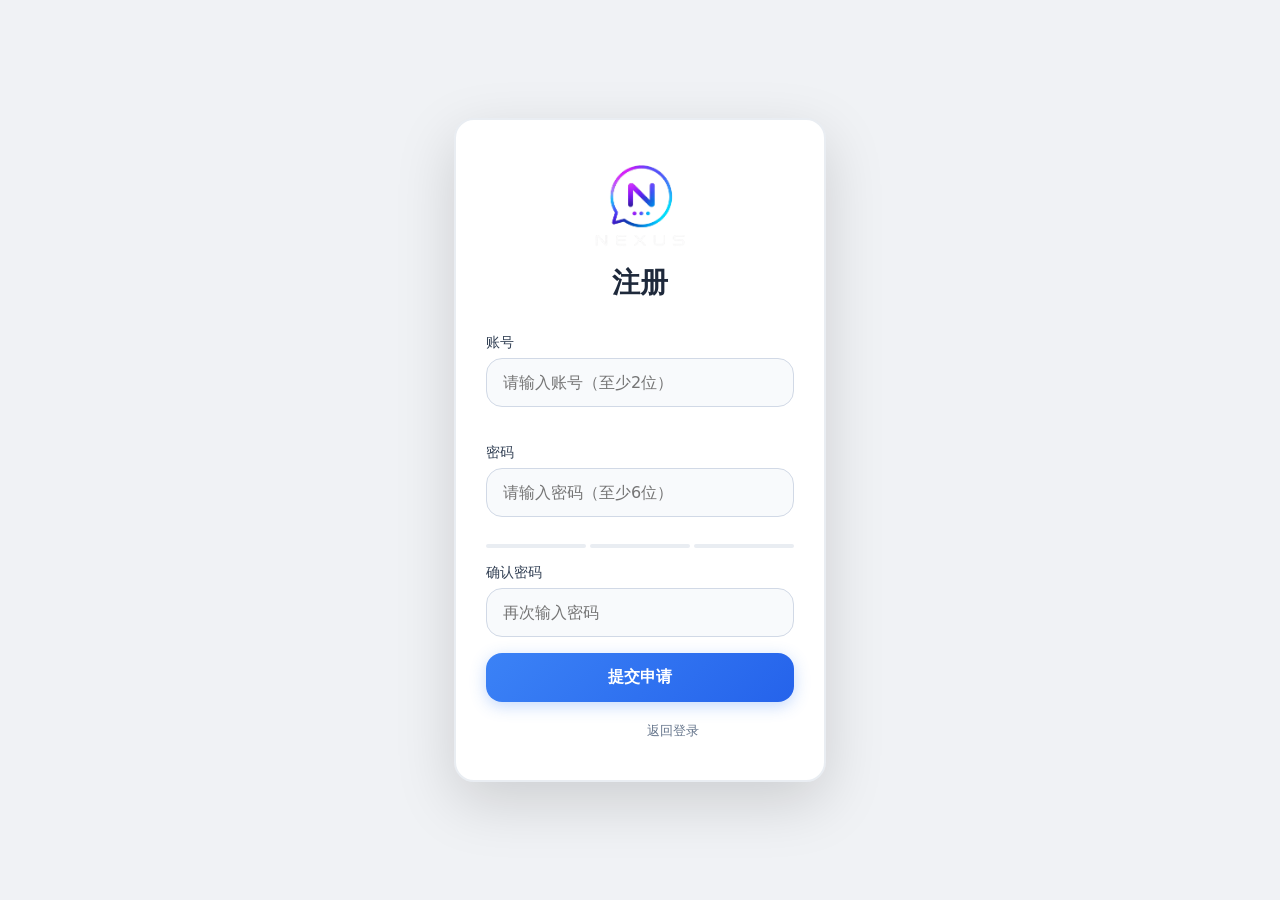
<file: signup/index.html>
<!DOCTYPE html>
<html lang="zh-CN">
<head>
    <meta charset="UTF-8" />
    <meta name="viewport" content="width=device-width, initial-scale=1.0, maximum-scale=1.0, user-scalable=yes" />
    <link rel="icon" type="image/svg+xml" href="../logo-only.png">
    <title>Nexus · 注册</title>
    <style>
        * { margin:0; padding:0; box-sizing:border-box; font-family: system-ui, sans-serif; }
        body { background: url('../background.png') no-repeat center center / cover; min-height:100vh; display:flex; justify-content:center; align-items:center; padding:20px; }
        .container { 
            width: 30%;
            max-width: 400px;
            min-width: 280px;
            background: rgba(62, 64, 77, 0.2);
            border: 2px solid rgba(255,255,255,0.5);
            border-radius: 20px;
            padding: 40px 30px;
            backdrop-filter: blur(15px);
            -webkit-backdrop-filter: blur(1px);
            box-shadow: 0 0 20px rgba(0,0,0,0.3);
            transition: box-shadow 0.3s, background 0.3s;
        }
        .container:hover {
            box-shadow: 0 0 40px rgba(255,255,255,0.4);
        }
        .logo { text-align:center; margin-bottom:32px; }
        .logo h1 { color:#f1f5f9; font-size:28px; font-weight:700; display:flex; align-items:center; justify-content:center; gap:12px; }
        .logo h1 small { font-size:16px; font-weight:400; color:white; }
        .logo img { width:100px; height:100px; }
        .form-group { margin-bottom:16px; }
        .form-group label { display:block; color:white; font-size:14px; font-weight:500; margin-bottom:6px; }
        .form-group input { width:100%; padding:14px 16px; border-radius:16px; border:1px solid rgba(255,255,255,0.12); background:rgba(255,255,255,0.06); color:#f1f5f9; font-size:16px; outline:none; transition:0.2s; }
        .form-group input:focus { border-color:#3b82f6; background:rgba(255,255,255,0.1); box-shadow:0 0 0 3px rgba(59,130,246,0.15); }
        .form-group .hint { font-size:12px; color:#64748b; margin-top:4px; }
        .btn { width:100%; padding:14px; border:none; border-radius:16px; font-size:16px; font-weight:600; cursor:pointer; transition:0.2s; }
        .btn-primary { background:linear-gradient(135deg,#3b82f6,#2563eb); color:white; box-shadow:0 4px 16px rgba(59,130,246,0.3); }
        .btn-primary:hover { box-shadow:0 6px 24px rgba(59,130,246,0.4); transform:translateY(-1px); }
        .btn-primary:disabled { opacity:0.5; cursor:not-allowed; transform:none; }
        .btn-secondary { background:rgba(255,255,255,0.08); color:#cbd5e1; border:1px solid rgba(255,255,255,0.1); }
        .btn-secondary:hover { background:rgba(255,255,255,0.14); }
        .error-msg { color:#fca5a5; background:#450a0a; padding:10px 16px; border-radius:12px; font-size:14px; display:none; margin-bottom:12px; }
        .success-msg { color:#86efac; background:#064e3b; padding:10px 16px; border-radius:12px; font-size:14px; display:none; margin-bottom:12px; }
        .footer { text-align:center; margin-top:20px; color:white; font-size:13px; }
        .footer a { color:white; text-decoration:none; }
        .footer a:hover { color:white; text-decoration:underline; }
        .password-strength { display:flex; gap:4px; margin-top:6px; }
        .password-strength .bar { flex:1; height:4px; border-radius:4px; background:#2a2a32; transition:0.3s; }
        .password-strength .bar.active.weak { background:#ef4444; }
        .password-strength .bar.active.medium { background:#f59e0b; }
        .password-strength .bar.active.strong { background:#22c55e; }
        @media (prefers-color-scheme: light) {
            body { background:#f0f2f5; }
            .container { background:white; border-color:#e9edf2; box-shadow:0 20px 60px rgba(0,0,0,0.15); }
            .logo h1 { color:#1e293b; }
            .logo h1 small { color:#64748b; }
            .form-group label { color:#334155; }
            .form-group input { background:#f8fafc; border-color:#d1d9e6; color:#1e293b; }
            .form-group input:focus { border-color:#3b82f6; background:white; }
            .form-group .hint { color:white; }
            .btn-secondary { background:#e9edf2; color:#1e293b; border-color:#d1d9e6; }
            .btn-secondary:hover { background:#d1d9e6; }
            .footer { color:white; }
            .footer a { color:#64748b; }
            .error-msg { background:#fee2e2; color:#b91c1c; }
            .success-msg { background:#dcfce7; color:#166534; }
            .password-strength .bar { background:#e9edf2; }
        }
    </style>
</head>
<body>
<div class="container">
    <div class="logo">
        <img src="../logo.png" alt="Nexus" draggable="false"/>
        <h1>注册</h1>
    </div>
    <div id="errorMsg" class="error-msg"></div>
    <div id="successMsg" class="success-msg"></div>
    <form id="signupForm">
        <div class="form-group">
            <label>账号</label>
            <input type="text" id="usernameInput" placeholder="请输入账号（至少2位）" autocomplete="off" />
            <div class="hint">账号将作为登录名，不可更改</div>
        </div>
        <div class="form-group">
            <label>密码</label>
            <input type="password" id="passwordInput" placeholder="请输入密码（至少6位）" autocomplete="off" readonly onfocus="this.removeAttribute('readonly')" />
            <div class="hint">需包含大写字母、小写字母和数字</div>
            <div class="password-strength" id="strengthBars">
                <div class="bar" data-index="0"></div>
                <div class="bar" data-index="1"></div>
                <div class="bar" data-index="2"></div>
            </div>
        </div>
        <div class="form-group">
            <label>确认密码</label>
            <input type="password" id="confirmInput" placeholder="再次输入密码" autocomplete="off" readonly onfocus="this.removeAttribute('readonly')" />
        </div>
        <button type="submit" class="btn btn-primary" id="registerBtn">提交申请</button>
    </form>
    <div class="footer">
        已有账号？<a href="/login">返回登录</a>
    </div>
</div>

<script>
    const WORKER_URL = 'https://letstalk.dengliziti.dpdns.org';
    const usernameInput = document.getElementById('usernameInput');
    const passwordInput = document.getElementById('passwordInput');
    const confirmInput = document.getElementById('confirmInput');
    const registerBtn = document.getElementById('registerBtn');
    const errorMsg = document.getElementById('errorMsg');
    const successMsg = document.getElementById('successMsg');

    function showError(msg) {
        errorMsg.textContent = msg;
        errorMsg.style.display = 'block';
        successMsg.style.display = 'none';
    }
    function showSuccess(msg) {
        successMsg.textContent = msg;
        successMsg.style.display = 'block';
        errorMsg.style.display = 'none';
    }

    function checkPasswordStrength(password) {
        let score = 0;
        if (password.length >= 6) score++;
        if (/[a-z]/.test(password)) score++;
        if (/[A-Z]/.test(password)) score++;
        if (/[0-9]/.test(password)) score++;
        return score;
    }

    function updateStrengthBars(password) {
        const score = checkPasswordStrength(password);
        const bars = document.querySelectorAll('.bar');
        bars.forEach(bar => { bar.className = 'bar'; });
        const level = Math.min(score, 3);
        for (let i = 0; i < level; i++) {
            bars[i].classList.add('active');
            if (score >= 4) bars[i].classList.add('strong');
            else if (score >= 2) bars[i].classList.add('medium');
            else bars[i].classList.add('weak');
        }
    }

    passwordInput.addEventListener('input', function() {
        updateStrengthBars(this.value);
    });

    document.getElementById('signupForm').addEventListener('submit', async function(e) {
        e.preventDefault();
        const username = usernameInput.value.trim();
        const password = passwordInput.value;
        const confirm = confirmInput.value;

        if (!username || username.length < 2) {
            showError('账号至少2位');
            return;
        }
        if (!password || password.length < 6) {
            showError('密码至少6位');
            return;
        }
        if (password !== confirm) {
            showError('两次密码输入不一致');
            return;
        }
        if (!/[a-z]/.test(password) || !/[A-Z]/.test(password) || !/[0-9]/.test(password)) {
            showError('密码需包含大写字母、小写字母和数字');
            return;
        }

        registerBtn.disabled = true;
        registerBtn.textContent = '提交中...';

        // 找到这一段并替换：
    try {
        const resp = await fetch(`${WORKER_URL}/auth/register`, {
            method: 'POST',
            headers: { 'Content-Type': 'application/json' },
            body: JSON.stringify({ username, password })
        });
        
        // 🔥 修复核心：先检查响应状态，并确保有内容可读
        const contentType = resp.headers.get("content-type") || "";
        if (!resp.ok || !contentType.includes("application/json")) {
            const errorText = await resp.text(); // 哪怕跨域失败或返回404，也当做文本读，不让它报JSON错
            showError('❌ 服务器或跨域错误: ' + (errorText || '无法连接到后端Worker'));
            registerBtn.disabled = false;
            registerBtn.textContent = '提交申请';
            return;
        }

        const result = await resp.json();
        if (result.success) {
            showSuccess('✅ 注册申请已提交！请等待管理员审核。');
            registerBtn.disabled = false;
            registerBtn.textContent = '提交申请';
            usernameInput.value = '';
            passwordInput.value = '';
            confirmInput.value = '';
            document.querySelectorAll('.bar').forEach(bar => { bar.className = 'bar'; });
        } else {
            showError('❌ ' + (result.error || '提交失败'));
            registerBtn.disabled = false;
            registerBtn.textContent = '提交申请';
        }
    } catch (err) {
        showError('网络错误: ' + err.message);
        registerBtn.disabled = false;
        registerBtn.textContent = '提交申请';
    }
    });
</script>
</body>
</html>
</file>
<file: login/styles.css>
/* === 您原有的全部样式保持不变 === */
* { margin:0; padding:0; box-sizing:border-box; font-family: system-ui, -apple-system, 'Segoe UI', Roboto, Helvetica, Arial, sans-serif; }
body { background:#f0f2f5; height:100vh; display:flex; justify-content:center; align-items:center; }
#app {
    width: 100%;
    height: 100%;
    background: transparent;
    border-radius: 0;
    box-shadow: none;
    overflow: hidden;
    display: flex;
    flex-direction: column;
    position: relative;
}
/* ===== 登录页面 ===== */
#app.logged-in {
    background: white;
    border-radius: 28px;
    box-shadow: 0 20px 60px rgba(0,0,0,0.15);
    max-width: 90vw;
    max-height: 90vh;
    width: 100%;
    height: 100%;
}

/* 登录页面 */
#loginPage {
    flex: 1;
    display: flex;
    align-items: center;
    justify-content: flex-start;
    background: #282a37;
    padding: 20px;
    width: 100%;
    height: 100%;
    transition: background-image 0.5s ease;
    background-size: cover;
    background-position: center;
}
.login-card {
    margin: 0 auto;
    width: 30%;
    max-width: 400px;
    min-width: 280px;
    background: rgba(62, 64, 77, 0.2);  /* 从 #3e404d 改为半透明 */
    border: 2px solid rgba(255,255,255,0.5);
    border-radius: 20px;
    padding: 40px 30px;
    backdrop-filter: blur(15px);
    -webkit-backdrop-filter: blur(1px);
    box-shadow: 0 0 20px rgba(0,0,0,0.3);
    transition: box-shadow 0.3s, background 0.3s;
    margin-left: 5%;
}
.login-card:hover {
    box-shadow: 0 0 40px rgba(255,255,255,0.4);
}
.login-card h1 {
    font-size: 2.2em;
    color: #fff;
    text-align: center;
    margin-bottom: 20px;
    font-weight: 600;
}
.login-card .input-box {
    position: relative;
    width: 100%;
    margin: 30px 0;
    border-bottom: 2px solid #fff;
}
.login-card .input-box input {
    width: 100%;
    height: 50px;
    background: transparent;
    outline: none;
    border: none;
    font-size: 1em;
    color: #fff;
    padding: 0 40px 0 5px;
}
.login-card .input-box label {
    position: absolute;
    top: 50%;
    left: 5px;
    transform: translateY(-50%);
    font-size: 1em;
    color: #fff;
    pointer-events: none;
    transition: 0.3s;
}
.login-card .input-box input:focus ~ label,
.login-card .input-box input:valid ~ label {
    top: -5px;
    font-size: 0.85em;
    color: #aaa;
}
.login-card .input-box .icon {
    position: absolute;
    right: 8px;
    color: #fff;
    font-size: 1.2em;
    line-height: 50px;
}
.login-card .btn {
    width: 100%;
    height: 40px;
    background: #3689fe;
    outline: none;
    border: none;
    border-radius: 40px;
    cursor: pointer;
    font-size: 1em;
    font-weight: 500;
    color: white;
    margin-top: 10px;
    transition: background 0.2s;
}
.login-card .btn:hover {
    background: #4e98ff;
}
.login-card .btn:disabled {
    opacity: 0.5;
    cursor: not-allowed;
}
.login-card .error-msg {
    color: #fca5a5;
    background: rgba(255,0,0,0.15);
    padding: 10px;
    border-radius: 8px;
    font-size: 14px;
    text-align: center;
    margin-top: 12px;
    display: none;
}
.login-card .error-msg.hidden {
    display: none;
}
.login-card .error-msg:not(.hidden) {
    display: block;
}
.login-card .account-info {
    color: #ccc;
    text-align: center;
    font-size: 13px;
    margin-top: 15px;
}
.login-card .signup-link {
    color: #ccc;
    text-align: center;
    font-size: 0.9em;
    margin-top: 20px;
}
.login-card .signup-link a {
    color: #fff;
    text-decoration: none;
    font-weight: 600;
}
.login-card .signup-link a:hover {
    text-decoration: underline;
}
@media (max-width: 768px) {
    .login-card {
        width: 90%;
        margin: 0 auto;
    }
    #loginPage {
        justify-content: center;
    }
}
/* 登录页顶栏 - 纯色背景 */
#loginTopBar {
    position: absolute;
    top: 0;
    left: 0;
    right: 0;
    height: 56px;
    background: #282a37; /* 与登录页背景同色 */
    border-bottom: 1px solid rgba(255,255,255,0.1);
    display: flex;
    align-items: center;
    justify-content: space-between;
    padding: 0 24px;
    z-index: 10;
}
#loginTopBar .topbar-left {
    display: flex;
    align-items: center;
    gap: 10px;
    font-size: 18px;
    font-weight: 600;
    color: #fff;
}
#loginTopBar .topbar-btn {
    background: none;
    border: none;
    color: #fff;
    font-size: 14px;
    cursor: pointer;
    padding: 6px 14px;
    border-radius: 20px;
    transition: 0.2s;
}
#loginTopBar .topbar-btn:hover {
    background: rgba(255,255,255,0.1);
}
/* 亮色模式适配 */
@media (prefers-color-scheme: light) {
    #loginTopBar {
        background: #ffffff;
        border-bottom-color: rgba(0,0,0,0.1);
    }
    #loginTopBar .topbar-left {
        color: #1e293b;
    }
    #loginTopBar .topbar-btn {
        color: #1e293b;
    }
    #loginTopBar .topbar-btn:hover {
        background: rgba(0,0,0,0.05);
    }
}
/* 登录卡片右移 */
#loginPage {
    justify-content: flex-start; /* 恢复左对齐 */
}
.login-card {
    margin-left: auto;   /* 右移 */
    margin-right: 10%;   /* 右侧留白 */
    /* 原有样式保留 */
}
@media (max-width: 768px) {
    .login-card {
        margin: 0 auto;
        width: 90%;
    }
    #loginPage {
        justify-content: center;
    }
}

/* ===== 主界面 ===== */
/* 主界面 */
#mainPage {
    flex: 1;
    display: none;
    flex-direction: column;
    overflow: hidden;
}
#mainPage.active {
    display: flex;
}
#mainPage .content-row {
    flex: 1;
    display: flex;
    overflow: hidden;
}
#mainPage.active {
    display: flex !important;
}

/* 顶栏 */
#topBar {
    height: 56px;
    background: white;
    border-bottom: 1px solid #e9edf2;
    display: flex;
    align-items: center;
    justify-content: space-between;
    padding: 0 20px;
    flex-shrink: 0;
}
#topBar .topbar-left {
    display: flex;
    align-items: center;
    gap: 10px;
    font-size: 18px;
    font-weight: 600;
    color: #1e293b;
}
#topBar .topbar-right {
    display: flex;
    align-items: center;
    gap: 12px;
}
#topBar .topbar-btn {
    background: none;
    border: none;
    cursor: pointer;
    font-size: 14px;
    color: #64748b;
    padding: 6px 12px;
    border-radius: 20px;
    transition: 0.15s;
}
#topBar .topbar-btn:hover {
    background: #f1f5f9;
}
#topBar .topbar-btn.primary {
    background: #3b82f6;
    color: white;
}
#topBar .topbar-btn.primary:hover {
    background: #2563eb;
}
@media (prefers-color-scheme: dark) {
    #topBar {
        background: #1c1c22;
        border-bottom-color: #2a2a32;
    }
    #topBar .topbar-left {
        color: #f1f5f9;
    }
    #topBar .topbar-btn {
        color: #94a3b8;
    }
    #topBar .topbar-btn:hover {
        background: #2a2a32;
    }
}
#mainPage.active #topBar {
    display: flex !important;
    visibility: visible !important;
    height: 56px !important;
}

/* ===== 好友列表 ===== */
#friendList { width:100%; background:#f8fafc; border-right:1px solid #e9edf2; display:flex; flex-direction:column; overflow:hidden; transition:width 0.2s; }
.friend-header {
    display: flex;
    justify-content: space-between;
    align-items: center;
    padding: 0 20px;
    height: 56px;
    min-height: 56px;
    background: #f8fafc;
    border-bottom: 1px solid #e9edf2;
}
.friend-header span {
    font-weight: 600;
    font-size: 18px;
    color: #1e293b;
}
.friend-header .add-btn {
    background: none;
    border: none;
    font-size: 20px;
    cursor: pointer;
    color: #64748b;
    padding: 0 8px;
}
.friend-header .add-btn:hover {
    color: #3b82f6;
}
/* 暗色适配 */
@media (prefers-color-scheme: dark) {
    .friend-header {
        background: #1c1c22 !important;   /* 暗色背景 */
        border-bottom-color: #2a2a32 !important;
    }
    .friend-header span {
        color: #f1f5f9 !important;
    }
    .friend-header .add-btn {
        color: #94a3b8 !important;
    }
    .friend-header .add-btn:hover {
        color: #3b82f6 !important;
    }
}
/* 隐藏原有 .header（如果有） */
#friendList .header {
    display: none;
}

/* 统一顶部栏高度：56px */
#friendList .header {
    padding: 8px 18px;
    background: white;
    border-bottom: 1px solid #e9edf2;
    display: flex;
    justify-content: space-between;
    align-items: center;
    flex-shrink: 0;
    flex-wrap: wrap;
    gap: 8px;
    min-height: 56px;
    height: 56px;
    box-sizing: border-box;
}
#friendList .header { display: none; }
#friendList .header .left { display:flex; align-items:center; gap:8px; flex-wrap:wrap; }
#friendList .header h2 { font-size:18px; font-weight:600; color:#1e293b; }
#friendList .header .add-btn { background:#3b82f6; color:white; border:none; border-radius:20px; padding:4px 14px; font-size:14px; cursor:pointer; }
#friendList .header .add-btn:active { transform:scale(0.95); }
#friendList .header .user-info { font-size:14px; color:#64748b; display:flex; align-items:center; gap:8px; }
#friendList .header .user-info .logout-btn { background:#e9edf2; border:none; padding:4px 12px; border-radius:20px; cursor:pointer; font-size:13px; color:#475569; }
#friendList .list { flex:1; overflow-y:auto; padding:8px 0; }

.friend-item { display:flex; align-items:center; padding:12px 18px; cursor:pointer; transition:background 0.15s; border-bottom:1px solid #f1f5f9; position:relative; }
.friend-item:hover { background:#f1f5f9; }
.friend-item.active { background:#e2e8f0; }
.friend-item .avatar { width:44px; height:44px; border-radius:50%; background:#dbeafe; display:flex; align-items:center; justify-content:center; font-size:18px; font-weight:600; color:#2563eb; margin-right:14px; flex-shrink:0; position:relative; }
.friend-item .avatar .online-dot { position:absolute; bottom:2px; right:2px; width:12px; height:12px; border-radius:50%; border:2px solid white; background:#94a3b8; }
.friend-item .avatar .online-dot.online { background:#22c55e; }
.friend-item .info { flex:1; min-width:0; }
.friend-item .info .name { font-weight:500; color:#1e293b; font-size:16px; }
.friend-item .info .last-msg { font-size:14px; color:#64748b; white-space:nowrap; overflow:hidden; text-overflow:ellipsis; margin-top:2px; }
.friend-item .badge { width:12px; height:12px; background:#ef4444; border-radius:50%; flex-shrink:0; margin-left:8px; display:none; }
.friend-item .badge.show { display:block; }
.friend-item .time { font-size:12px; color:#94a3b8; flex-shrink:0; margin-left:8px; }
.unread-badge {
    background: #ef4444;
    color: white;
    border-radius: 50%;
    padding: 1px 6px;
    font-size: 12px;
    min-width: 18px;
    text-align: center;
    margin-left: 6px;
    flex-shrink: 0;
}
.friend-header-btn {
    border: none;
    cursor: pointer;
    font-size: 14px;
    font-weight: 500;
    transition: 0.2s;
    display: flex;
    align-items: center;
    justify-content: center;
}
.friend-header-btn.about {
    background: #3b82f6;
    color: white;
    padding: 4px 16px;
    border-radius: 20px;
    height: 32px;
}
.friend-header-btn.about:hover {
    background: #2563eb;
}
.friend-header-btn.add {
    background: #3b82f6;
    color: white;
    width: 32px;
    height: 32px;
    border-radius: 50%;
    padding: 0;
}
.friend-header-btn.add:hover {
    background: #2563eb;
}
.friend-header-btn.add svg {
    stroke: white;
}
/* 暗色适配 */
@media (prefers-color-scheme: dark) {
    .friend-header-btn.about {
        background: #2563eb;
    }
    .friend-header-btn.about:hover {
        background: #1d4ed8;
    }
    .friend-header-btn.add {
        background: #2563eb;
    }
    .friend-header-btn.add:hover {
        background: #1d4ed8;
    }
}

/* ===== 聊天区域 ===== */
#chatArea { flex:1; display:none; flex-direction:column; background:white; overflow:hidden; }
#chatArea.active { display:flex; }

/* 统一顶部栏高度：56px */
#chatArea .chat-header {
    padding: 8px 20px;
    border-bottom: 1px solid #e9edf2;
    display: flex;
    align-items: center;
    gap: 12px;
    flex-shrink: 0;
    background: white;
    min-height: 56px;
    height: 56px;
    box-sizing: border-box;
}
#chatArea .chat-header .back-btn { display:none; background:none; border:none; font-size:24px; cursor:pointer; color:#475569; padding:0 4px; }
#chatArea .chat-header .friend-name { font-size:18px; font-weight:600; color:#1e293b; flex:1; }
#chatArea .chat-header .actions { display:flex; gap:8px; }
#chatArea:not(.active) .actions {
    display: none;
}
#chatArea .chat-header .actions button { background:none; border:none; font-size:20px; cursor:pointer; color:#64748b; padding:4px 8px; border-radius:8px; transition:0.15s; display: flex; align-items: center; justify-content: center; line-height: 1;}
#chatArea .chat-header .actions button:hover { background:#f1f5f9; }

#chatArea .message-box { flex:1; padding:16px 12px; overflow-y:auto; display:flex; flex-direction:column; gap:10px; background:#f8fafc; }

.msg-item {
    max-width: 80%;
    padding: 10px 16px;
    border-radius: 18px;
    word-wrap: break-word;
    position: relative;
    animation: fadeIn 0.2s ease;
    align-self: flex-start;
    background: white;
    box-shadow: 0 1px 2px rgba(0,0,0,0.04);
    border: 1px solid #eef2f6;
    animation: fadeIn 0.2s ease;
}
.msg-item.me {
    align-self: flex-end;
    background: #3b82f6;
    color: white;
    border-color: #3b82f6;
}
.msg-item .msg-text {
    font-size: 15px;
    line-height: 1.5;
}
.msg-item .msg-text.recalled {
    color: #94a3b8;
    font-style: italic;
}
/* 无动画版本（用于刷新消息） */
.msg-item.no-animation {
    animation: none;
}

@keyframes fadeIn { from { opacity:0; transform:translateY(8px); } to { opacity:1; transform:translateY(0); } }

/* 统一底部栏高度：56px */
#chatArea .input-area {
    padding: 6px 12px;
    border-top: 1px solid #e9edf2;
    display: flex;
    gap: 6px;
    background: white;
    flex-shrink: 0;
    align-items: center;
    min-height: 56px;
    height: 56px;
    box-sizing: border-box;
}

#chatArea .input-area input {
    flex: 1;
    padding: 8px 14px;
    border: 1px solid #d1d9e6;
    border-radius: 30px;
    font-size: 15px;
    outline: none;
    background: #f8fafc;
    transition: 0.2s;
    height: 38px;
}

#chatArea .input-area .btn-send {
    background: #3b82f6;
    border: none;
    color: white;
    padding: 6px 18px;
    height: 38px;
    border-radius: 20px;
    font-size: 15px;
    font-weight: 500;
    cursor: pointer;
    transition: 0.15s;
    display: flex;
    align-items: center;
    justify-content: center;
    flex-shrink: 0;
    min-width: 56px;
    box-shadow: 0 2px 8px rgba(59, 130, 246, 0.25);
}
#chatArea .input-area input:focus { border-color:#3b82f6; box-shadow:0 0 0 3px rgba(59,130,246,0.15); background:white; }
#chatArea .input-area .btn-send:active {
    transform: scale(0.95);
}
/* 表情按钮 */
.btn-emoji {
    background: none;
    border: none;
    font-size: 22px;
    width: 38px;
    height: 38px;
    border-radius: 50%;
    cursor: pointer;
    transition: 0.15s;
    display: flex;
    align-items: center;
    justify-content: center;
    flex-shrink: 0;
    color: #64748b;
}
.btn-emoji:hover {
    background: #f1f5f9;
}
.btn-emoji:active {
    transform: scale(0.92);
}

/* 表情面板 */
#emojiPanel {
    display: none;
    padding: 8px 12px;
    background: white;
    border-top: 1px solid #e9edf2;
    flex-wrap: wrap;
    gap: 4px;
    max-height: 150px;
    overflow-y: auto;
    align-items: center;
    position: relative;
    z-index: 10;
    scrollbar-width: none;           /* Firefox 隐藏滚动条 */
    -ms-overflow-style: none;        /* IE/Edge 隐藏滚动条 */
}
#emojiPanel::-webkit-scrollbar {
    display: none;                   /* Chrome/Safari 隐藏滚动条 */
}
#emojiPanel.show {
    display: flex !important;
}
#emojiPanel .emoji-item {
    font-size: 24px;
    padding: 4px 6px;
    cursor: pointer;
    border-radius: 8px;
    transition: 0.15s;
    user-select: none;
    line-height: 1.4;
}
#emojiPanel .emoji-item:hover {
    background: #f1f5f9;
    transform: scale(1.1);
}
#emojiPanel .emoji-item:active {
    transform: scale(0.9);
}

/* ===== 响应式 ===== */
@media (min-width:768px) {
    #mainPage.active { flex-direction:row; }
    #friendList { width:25%; min-width:200px; max-width:320px; border-right:1px solid #e9edf2; }
    #chatArea { width:75%; display:flex !important; }
    #chatArea .chat-header .back-btn { display:none; }
}
@media (max-width:767px) {
    #mainPage.active { flex-direction:column; }
    #friendList { width:100%; height:100%; border-right:none; }
    #chatArea { width:100%; height:100%; position:absolute; top:0; left:0; background:white; z-index:10; display:none !important; }
    #chatArea.active { display:flex !important; }
    #chatArea .chat-header .back-btn { display:inline-block; }
}

.time-label {
    text-align: center;
    color: #94a3b8;
    font-size: 12px;
    margin: 12px 0 8px 0;
    user-select: none;
}

/* ===== 工具类 ===== */
.hidden { display:none !important; }
.empty-state { color:#94a3b8; padding:40px 20px; text-align:center; font-size:15px; }
.list::-webkit-scrollbar, .message-box::-webkit-scrollbar { width:4px; }
.list::-webkit-scrollbar-track, .message-box::-webkit-scrollbar-track { background:#e9edf2; border-radius:8px; }
.list::-webkit-scrollbar-thumb, .message-box::-webkit-scrollbar-thumb { background:#cbd5e1; border-radius:8px; }

#requestEntry { padding:8px 18px; background:#fef3c7; border-bottom:1px solid #fde68a; display:none; justify-content:space-between; align-items:center; cursor:pointer; }
#requestEntry.show { display:flex; }
#requestEntry span { font-size:14px; color:#92400e; }
#requestEntry .badge { background:#ef4444; color:white; border-radius:50%; padding:0 6px; font-size:12px; min-width:18px; text-align:center; }

.modal-overlay {
    display: none;
    position: fixed;
    top: 0;
    left: 0;
    width: 100%;
    height: 100%;
    background: rgba(0, 0, 0, 0.5);
    backdrop-filter: blur(6px);
    -webkit-backdrop-filter: blur(6px);
    z-index: 99998;
    justify-content: center;
    align-items: center;
}
.modal-overlay.active { display:flex; }
.modal-box { background:white; max-width:400px; width:90%; padding:24px 20px 20px; border-radius:16px; box-shadow:0 10px 40px rgba(0,0,0,0.3); }
.modal-box h3 { font-size:18px; font-weight:600; margin-bottom:12px; }
.modal-box input { width:100%; padding:12px 16px; border:1px solid #ccc; border-radius:30px; font-size:16px; outline:none; margin-bottom:12px; }
.modal-box input:focus { border-color:#3b82f6; box-shadow:0 0 0 3px rgba(59,130,246,0.15); }
.modal-box .btn-row { display:flex; gap:10px; justify-content:flex-end; }
.modal-box .btn-row button { padding:8px 20px; border:none; border-radius:30px; font-size:16px; cursor:pointer; }
.modal-box .btn-row .btn-primary { background:#3b82f6; color:white; }
.modal-box .btn-row .btn-secondary { background:#e9edf2; color:#1e293b; }
.modal-box .request-item { display:flex; justify-content:space-between; align-items:center; padding:8px 0; border-bottom:1px solid #f1f5f9; }
.modal-box .request-item:last-child { border-bottom:none; }
.modal-box .request-item .actions button { background:none; border:none; font-size:18px; cursor:pointer; margin-left:8px; }
.modal-box .request-item .actions .accept { color:#22c55e; }
.modal-box .request-item .actions .reject { color:#ef4444; }
.modal-box .empty-state { color:#94a3b8; text-align:center; padding:20px 0; }

#customConfirm {
    display: none;
    position: fixed;
    top: 0;
    left: 0;
    width: 100%;
    height: 100%;
    background: rgba(0, 0, 0, 0.5);
    backdrop-filter: blur(6px);
    -webkit-backdrop-filter: blur(6px);
    z-index: 99999;
    justify-content: center;
    align-items: center;
}
#customConfirm .box { background:white; max-width:300px; width:90%; padding:24px 20px 20px; border-radius:16px; box-shadow:0 10px 40px rgba(0,0,0,0.3); text-align:center; }
#customConfirm .box .title { font-size:18px; font-weight:600; margin-bottom:8px; }
#customConfirm .box .message { font-size:15px; color:#555; margin-bottom:20px; }
#customConfirm .box .row { display:flex; gap:12px; justify-content:center; }
#customConfirm .box .row button { flex:1; padding:10px; border-radius:30px; font-size:16px; cursor:pointer; }
#customConfirm .box .row .cancel { border:1px solid #ccc; background:white; }
#customConfirm .box .row .ok { border:none; background:#3b82f6; color:white; }

#customMenu { display:none; position:fixed; background:white; border:1px solid #ccc; border-radius:8px; box-shadow:0 2px 10px rgba(0,0,0,0.2); padding:4px 0; z-index:9999; min-width:100px; }
#customMenu .menu-item { padding:6px 20px; cursor:pointer; font-size:14px; }
#customMenu .menu-item:hover { background:#f1f5f9; }

/* ===== 用户底部栏（好友列表底部） 统一高度：56px ===== */
.user-footer {
    padding: 8px 18px;
    border-top: 1px solid #e9edf2;
    background: white;
    display: flex;
    justify-content: space-between;
    align-items: center;
    flex-shrink: 0;
    min-height: 56px;
    height: 56px;
    box-sizing: border-box;
}
.user-footer #myUsername {
    font-size: 15px;
    font-weight: 500;
    color: #1e293b;
}
.user-footer .logout-btn {
    background: #e9edf2;
    border: none;
    padding: 4px 14px;
    border-radius: 20px;
    cursor: pointer;
    font-size: 13px;
    color: #475569;
}
.user-footer .logout-btn:hover {
    background: #d1d9e6;
}
/* ===== 侧栏菜单 ===== */
.chat-side-menu {
    position: fixed;
    top: 0;
    right: 0;
    width: 100%;
    height: 100%;
    z-index: 9999;
    display: none;
    justify-content: flex-end;
    align-items: stretch;
}
.chat-side-menu.active {
    display: flex;
}
.side-menu-overlay {
    position: absolute;
    top: 0;
    left: 0;
    width: 100%;
    height: 100%;
    background: rgba(0, 0, 0, 0.4);
    z-index: 0;
}
.side-menu-content {
    position: relative;
    z-index: 1;
    background: white;
    width: 280px;
    max-width: 80%;
    height: 100%;
    padding: 20px 0;
    display: flex;
    flex-direction: column;
    box-shadow: -4px 0 20px rgba(0, 0, 0, 0.15);
    animation: slideInRight 0.25s ease;
}
@keyframes slideInRight {
    from { transform: translateX(100%); }
    to { transform: translateX(0); }
}
.chat-side-menu.closing .side-menu-content {
    animation: slideOutRight 0.2s ease forwards;
}
@keyframes slideOutRight {
    from { transform: translateX(0); }
    to { transform: translateX(100%); }
}
.side-menu-header {
    display: flex;
    justify-content: space-between;
    align-items: center;
    padding: 0 20px 16px;
    border-bottom: 1px solid #e9edf2;
    font-size: 18px;
    font-weight: 600;
    color: #1e293b;
    flex-shrink: 0;
}
.side-menu-header button {
    background: none;
    border: none;
    font-size: 20px;
    cursor: pointer;
    color: #94a3b8;
    padding: 4px;
}
.side-menu-header button:hover {
    color: #475569;
}
.side-menu-item {
    display: flex;
    align-items: center;
    gap: 14px;
    padding: 16px 20px;
    cursor: pointer;
    transition: 0.15s;
    color: #1e293b;
    font-size: 16px;
    border: none;
    background: none;
    width: 100%;
    text-align: left;
    height: 50px;
    line-height: 1; /* 新增，防止行高干扰 */
}
.side-menu-item .icon {
    display: flex;
    align-items: center;
    justify-content: center;
    flex-shrink: 0;
    width: 28px;   /* 保持与之前一致 */
    height: 28px;  /* 明确高度，便于 flex 居中 */
}
.side-menu-item:hover {
    background: #f1f5f9;
}
.side-menu-item .icon {
    font-size: 20px;
    width: 28px;
    text-align: center;
}
.side-menu-item.danger {
    color: #ef4444;
}
.side-menu-item.danger:hover {
    background: #fef2f2;
}
.side-menu-item:active {
    transform: scale(0.98);
}

/* 暗色主题适配 */
@media (prefers-color-scheme: dark) {
    .side-menu-content {
        background: #1c1c22;
        box-shadow: -4px 0 20px rgba(0, 0, 0, 0.5);
    }
    .side-menu-header {
        border-bottom-color: #2a2a32;
        color: #f1f5f9;
    }
    .side-menu-header button {
        color: #94a3b8;
    }
    .side-menu-header button:hover {
        color: #e2e8f0;
    }
    .side-menu-item {
        color: #e2e8f0;
    }
    .side-menu-item:hover {
        background: #2a2a32;
    }
    .side-menu-item.danger {
        color: #f87171;
    }
    .side-menu-item.danger:hover {
        background: #3a1a1a;
    }
    .side-menu-overlay {
        background: rgba(0, 0, 0, 0.6);
    }
}
.toast {
    background: #1e293b;
    color: #f1f5f9;
    padding: 12px 24px;
    border-radius: 12px;
    box-shadow: 0 8px 24px rgba(0,0,0,0.3);
    font-size: 15px;
    max-width: 90%;
    pointer-events: auto;
    animation: slideUp 0.3s ease forwards;
    border-left: 4px solid #ef4444;
}
.toast.info {
    border-left-color: #3b82f6;
}
@keyframes slideUp {
    from { opacity: 0; transform: translateY(20px); }
    to { opacity: 1; transform: translateY(0); }
}
.toast.hide {
    animation: slideDown 0.3s ease forwards;
}
@keyframes slideDown {
    from { opacity: 1; transform: translateY(0); }
    to { opacity: 0; transform: translateY(20px); }
}

/* ===== 暗色主题 ===== */
@media (prefers-color-scheme: dark) {
    body { background: #0f0f12; }
    #app { background: #1c1c22; box-shadow: 0 20px 60px rgba(0, 0, 0, 0.6); }
    #loginPage h1 { color: #f1f5f9; }
    #loginPage h1 small { color: #94a3b8; }
    .login-form label { color: #cbd5e1; }
    .login-form input { background: #2a2a32; border-color: #3a3a44; color: #f1f5f9; }
    .login-form input:focus { border-color: #3b82f6; background: #2a2a32; box-shadow: 0 0 0 3px rgba(59, 130, 246, 0.2); }
    .login-form input:-webkit-autofill { -webkit-box-shadow: 0 0 0 1000px #2a2a32 inset !important; -webkit-text-fill-color: #f1f5f9 !important; }
    .account-info { color: #94a3b8; }
    .error-msg { background: #450a0a; color: #fca5a5; }
    #friendList { background: #16161d; border-right-color: #2a2a32; }
    #friendList .header { background: #1c1c22; border-bottom-color: #2a2a32; }
    #friendList .header h2 { color: #f1f5f9 !important; }
    #friendList .header .user-info { color: #94a3b8; }
    #friendList .header .user-info .logout-btn { background: #2a2a32; color: #cbd5e1; }
    #friendList .header .user-info .logout-btn:hover { background: #3a3a44; }
    .friend-item { border-bottom-color: #2a2a32; }
    .friend-item:hover { background: #2a2a32; }
    .friend-item.active { background: #2a2a32; }
    .friend-item .info .name { color: #f1f5f9; }
    .friend-item .info .last-msg { color: #94a3b8; }
    .friend-item .time { color: #64748b; }
    #requestEntry { background: #3a2a0a; border-bottom-color: #5a3a0a; }
    #requestEntry span { color: #fcd34d; }
    #chatArea { background: #1c1c22; }
    #chatArea .chat-header { background: #1c1c22; border-bottom-color: #2a2a32; }
    #chatArea .chat-header .friend-name { color: #f1f5f9; }
    #chatArea .chat-header .actions button { color: #94a3b8; }
    #chatArea .chat-header .actions button:hover { background: #2a2a32; }
    #chatArea .chat-header .back-btn { color: #94a3b8; }
    #chatArea .message-box { background: #16161d; }
    .msg-item { background: #2a2a32; border-color: #3a3a44; color: #e2e8f0; }
    .msg-item.me { background: #1d4ed8; border-color: #1d4ed8; color: white; }
    .msg-item .msg-text.recalled { color: #94a3b8; }
    .msg-item .delete-btn { background: #ef4444; color: white; }
    .msg-item.me .delete-btn { background: #dc2626; }
    .time-label { color: #64748b; }
    #chatArea .input-area { background: #1c1c22; border-top-color: #2a2a32; }
    #chatArea .input-area input { background: #2a2a32; border-color: #3a3a44; color: #f1f5f9; }
    #chatArea .input-area input:focus { border-color: #3b82f6; background: #2a2a32; box-shadow: 0 0 0 3px rgba(59, 130, 246, 0.15); }
    #chatArea .input-area .btn-send { background: #2563eb; }
    #chatArea .input-area .btn-send:active { background: #1d4ed8; }
    .user-footer { background: #1c1c22; border-top-color: #2a2a32; }
    .user-footer #myUsername { color: #f1f5f9; }
    .user-footer .logout-btn { background: #2a2a32; color: #cbd5e1; }
    .user-footer .logout-btn:hover { background: #3a3a44; }
    .modal-box { background: #1c1c22; color: #f1f5f9; }
    .modal-box h3 { color: #f1f5f9; }
    .modal-box input { background: #2a2a32; border-color: #3a3a44; color: #f1f5f9; }
    .modal-box input:focus { border-color: #3b82f6; background: #2a2a32; }
    .modal-box .btn-row .btn-secondary { background: #2a2a32; color: #cbd5e1; }
    .modal-box .btn-row .btn-secondary:hover { background: #3a3a44; }
    .modal-box .request-item { border-bottom-color: #2a2a32; }
    .modal-box .empty-state { color: #94a3b8; }
    #customConfirm .box { background: #1c1c22; }
    #customConfirm .box .title { color: #f1f5f9; }
    #customConfirm .box .message { color: #cbd5e1; }
    #customConfirm .box .row .cancel { background: #2a2a32; border-color: #3a3a44; color: #cbd5e1; }
    #customConfirm .box .row .ok { background: #2563eb; color: white; }
    #customMenu { background: #1c1c22; border-color: #3a3a44; }
    #customMenu .menu-item { color: #f1f5f9; }
    #customMenu .menu-item:hover { background: #2a2a32; }
    #newMsgBtn { background: #2563eb; color: white; }
    .empty-state { color: #94a3b8; }
    #aboutModal .modal-box ul { color: #cbd5e1; }
    #aboutModal .modal-box p { color: #e2e8f0; }
    #aboutModal .modal-box .btn-secondary { background: #2a2a32; color: #cbd5e1; }
    #aboutModal .modal-box .btn-secondary:hover { background: #3a3a44; }
    #debugPanel { background: rgba(0, 0, 0, 0.95); border-top-color: #2a2a32; }
    .list::-webkit-scrollbar-track, .message-box::-webkit-scrollbar-track { background: #1c1c22; }
    .list::-webkit-scrollbar-thumb, .message-box::-webkit-scrollbar-thumb { background: #3a3a44; }
    .btn-emoji { color: #94a3b8; }
    .btn-emoji:hover { background: #2a2a32; }
    #emojiPanel { background: #1c1c22 !important; border-top-color: #2a2a32 !important; position: relative; z-index: 10;}
    #emojiPanel .emoji-item:hover { background: #2a2a32; }
    /* 登录页面暗色适配 */
    #loginPage {
        background: transparent;
    }
    .login-container {
        background: #1c1c22;
        box-shadow: 0 20px 60px rgba(0,0,0,0.5);
    }
    .login-left {
        background: #1c1c22;
    }
    .login-brand h1 {
        color: #f1f5f9;
    }
    .login-brand h1 small {
        color: #94a3b8;
    }
    .login-form label {
        color: #cbd5e1;
    }
    .login-form input {
        background: #2a2a32;
        border-color: #3a3a44;
        color: #f1f5f9;
    }
    .login-form input:focus {
        border-color: #3b82f6;
        background: #2a2a32;
    }
    .login-right {
        background: linear-gradient(135deg, #1d4ed8, #1e40af);
    }
    .login-welcome h2,
    .login-welcome p,
    .login-welcome ul li,
    .login-version {
        color: white;
    }
    #profileModal .modal-box label {
        color: #cbd5e1 !important;
    }
    #profileModal .modal-box input:not([disabled]) {
        background: #2a2a32;
        border-color: #3a3a44;
        color: #f1f5f9;
    }
    #profileModal .modal-box input:disabled {
        background: #2a2a32 !important;
        color: #94a3b8 !important;
    }
}

/* ===== 模态框动画 ===== */
@keyframes modalFadeIn {
    from { opacity: 0; transform: scale(0.96); }
    to { opacity: 1; transform: scale(1); }
}
.modal-overlay.active {
    animation: modalFadeIn 0.25s ease forwards;
}
#customConfirm {
    animation: modalFadeIn 0.25s ease forwards;
}

/* 未选择好友时隐藏输入框 */
#chatArea:not(.active) .input-area {
    display: none;
}

/* ===== 模态框淡出动画 ===== */
@keyframes modalFadeOut {
    from { opacity: 1; transform: scale(1); }
    to { opacity: 0; transform: scale(0.96); }
}
.modal-overlay.closing {
    animation: modalFadeOut 0.2s ease forwards;
}
#customConfirm.closing {
    animation: modalFadeOut 0.2s ease forwards;
}
</file>
